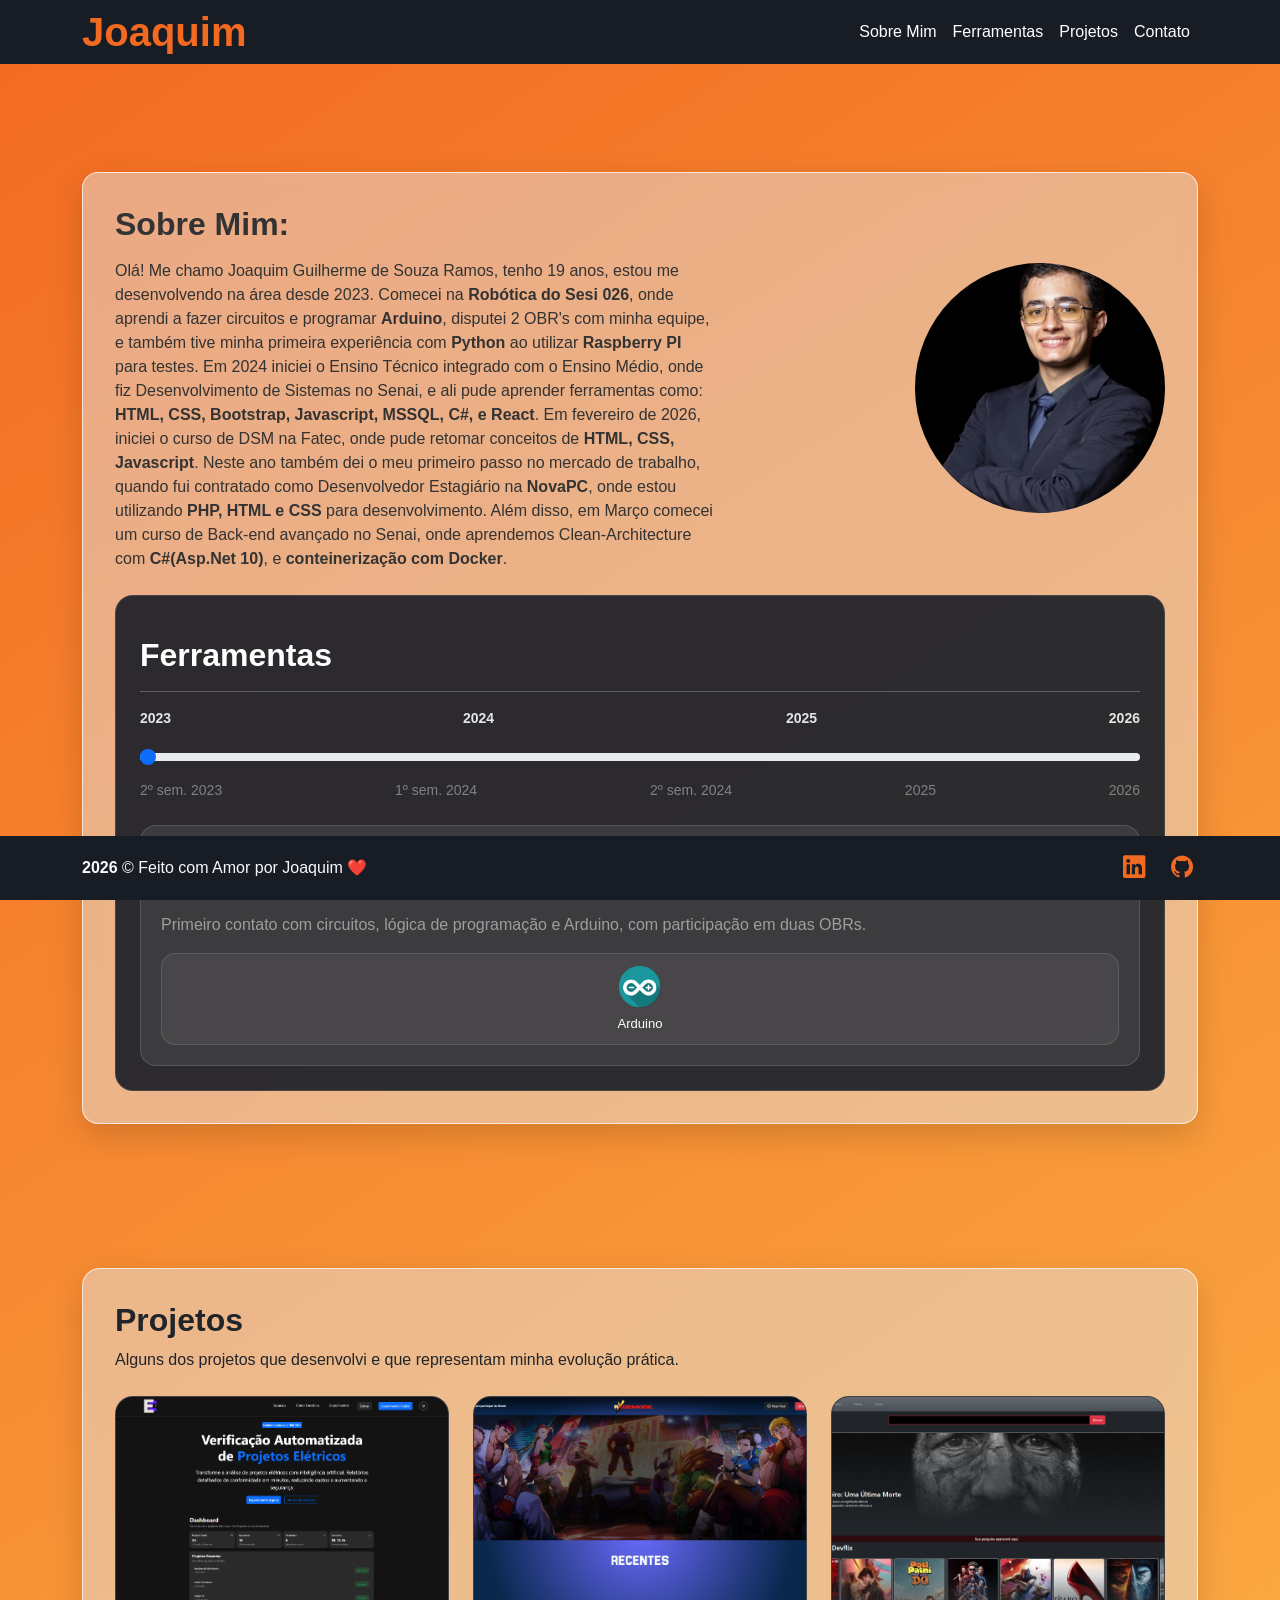
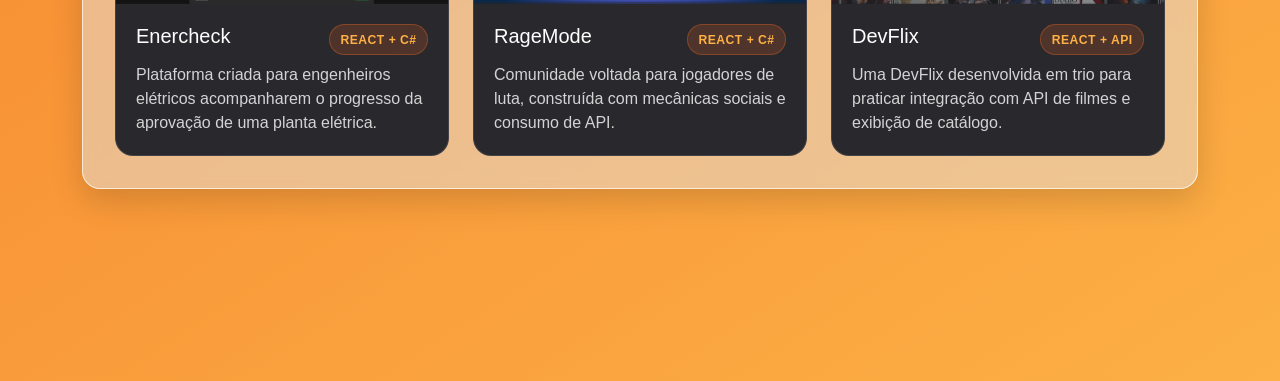
<file: index.html>
<!doctype html>
<html lang="pt-br">
  <head>
    <meta charset="UTF-8" />
    <meta name="viewport" content="width=device-width, initial-scale=1.0" />
    <title>Joaquim Guilherme de Souza Ramos</title>
  </head>
  <link
    href="https://cdn.jsdelivr.net/npm/bootstrap@5.3.8/dist/css/bootstrap.min.css"
    rel="stylesheet"
  />
  <link
    href="https://cdn.jsdelivr.net/npm/bootstrap-icons@1.13.1/font/bootstrap-icons.css"
    rel="stylesheet"
  />
  <link rel="stylesheet" href="styles/styles.css" />
  <body class="container-fluid overflow-x-hidden">
    <nav class="navbar navbar-expand-lg navbar-dark fixed-top w-100 navbar-bg">
      <div class="container">
        <h1 class="mb-0 flex-grow-1 text-center text-lg-start">
          <a class="fw-bolder text-decoration-none txtOrange" href="index.html">
            Joaquim
          </a>
        </h1>
        <button
          class="navbar-toggler ms-auto border border-white"
          type="button"
          data-bs-toggle="collapse"
          data-bs-target="#menu"
        >
          <span class="navbar-toggler-icon"></span>
        </button>

        <div class="collapse navbar-collapse" id="menu">
          <ul class="navbar-nav ms-auto">
            <li class="nav-item">
              <a class="nav-link" href="#Sobre">Sobre Mim</a>
            </li>
            <li class="nav-item">
              <a class="nav-link" href="#Ferramentas">Ferramentas</a>
            </li>
            <li class="nav-item">
              <a class="nav-link" href="#Projetos">Projetos</a>
            </li>
              <li class="nav-item">
              <a class="nav-link" href="./formulario.html">Contato</a>
            </li>
          </ul>
        </div>
      </div>
    </nav>

    <section id="Sobre" class="container py-5 mt-5 mb-5">
      <div class="sobre-mim timeline-section">
        <div class="row align-items-center g-4 mb-4">
          <div class="col-12 col-lg-7 text-start">
            <h2 class="mb-3 fw-bolder">Sobre Mim:</h2>
            <p class="mb-0">
              Olá! Me chamo Joaquim Guilherme de Souza Ramos, tenho
              <span id="Idade"></span> anos, estou me desenvolvendo na área
              desde 2023. Comecei na <strong>Robótica do Sesi 026</strong>, onde
              aprendi a fazer circuitos e programar
              <strong>Arduino</strong>, disputei 2 OBR's com minha equipe, e também tive minha
              primeira experiência com <strong>Python</strong> ao utilizar
              <strong>Raspberry PI</strong> para testes. Em 2024 iniciei o
              Ensino Técnico integrado com o Ensino Médio, onde fiz
              Desenvolvimento de Sistemas no Senai, e ali pude aprender
              ferramentas como:
              <strong
                >HTML, CSS, Bootstrap, Javascript, MSSQL, C#, e React</strong
              >. Em fevereiro de 2026, iniciei o curso de DSM na Fatec, onde
              pude retomar conceitos de <strong>HTML, CSS, Javascript</strong>.
              Neste ano também dei o meu primeiro passo no mercado de trabalho,
              quando fui contratado como Desenvolvedor Estagiário na
              <strong>NovaPC</strong>, onde estou utilizando
              <strong>PHP, HTML e CSS</strong> para desenvolvimento. Além disso,
              em Março comecei um curso de Back-end avançado no Senai, onde
              aprendemos Clean-Architecture com <strong>C#(Asp.Net 10)</strong>,
              e <strong>conteinerização com Docker</strong>.
            </p>
          </div>

          <div class="col-12 col-lg-5 text-center text-lg-end">
            <img
              src="img/fotoLinkedin.jpg"
              alt="Foto de Joaquim"
              class="rounded-circle tamanhoImagem img-fluid"
            />
          </div>
        </div>

        <div class="timeline-shell" id="Ferramentas">
          <h2 class="my-3 fw-bolder">Ferramentas</h2>
          <hr />
          <div
            class="d-flex justify-content-between align-items-center mb-3 text-light small fw-semibold"
          >
            <span>2023</span>
            <span>2024</span>
            <span>2025</span>
            <span>2026</span>
          </div>

          <input
            id="timelineRange"
            class="form-range timeline-range"
            type="range"
            min="0"
            max="4"
            step="1"
            value="0"
            aria-label="Linha do tempo da evolução profissional"
          />

          <div
            class="timeline-track-labels d-flex justify-content-between text-white-50 small mt-1"
          >
            <span>2º sem. 2023</span>
            <span>1º sem. 2024</span>
            <span>2º sem. 2024</span>
            <span>2025</span>
            <span>2026</span>
          </div>

          <div
            class="timeline-card mt-4"
            id="timelineCard"
            aria-live="polite"
          ></div>
        </div>
      </div>
    </section>

    <section id="Projetos" class="container py-5 mb-5">
      <div class="projects-section">
        <div class="text-center text-lg-start mb-4">
          <h2 class="fw-bolder text-dark">Projetos</h2>
          <p class="mb-0 text-dark">
            Alguns dos projetos que desenvolvi e que representam minha evolução
            prática.
          </p>
        </div>

        <div class="row g-4">
          <div class="col-12 col-md-6 col-xl-4">
            <a
              class="project-card card d-block h-100 text-decoration-none"
              href="https://enercheck-eta.vercel.app/"
              target="_blank"
              rel="noopener noreferrer"
            >
              <div class="project-media">
                <img
                  src="img/EnercheckPrint.png"
                  class="card-img-top"
                  alt="Print da página principal do projeto Enercheck"
                />
                <div class="project-overlay pe-none">
                  <p class="mb-0">
                    Site em React integrado com API em C# para acompanhar
                    normalizações de projetos elétricos com apoio de uma IA
                    treinada pelo time.
                  </p>
                </div>
              </div>
              <div class="card-body project-body">
                <div
                  class="d-flex justify-content-between align-items-start gap-3 mb-2"
                >
                  <h3 class="card-title h5 mb-0">Enercheck</h3>
                  <span class="project-pill">React + C#</span>
                </div>
                <p class="card-text mb-0">
                  Plataforma criada para engenheiros elétricos acompanharem o
                  progresso da aprovação de uma planta elétrica.
                </p>
              </div>
            </a>
          </div>

          <div class="col-12 col-md-6 col-xl-4">
            <a
              class="project-card card d-block h-100 text-decoration-none"
              href="https://rage-mode-react.vercel.app/"
              target="_blank"
              rel="noopener noreferrer"
            >
              <div class="project-media">
                <img
                  src="img/RageModePrint.png"
                  class="card-img-top"
                  alt="Print da página principal do projeto RageMode"
                />
                <div class="project-overlay pe-none">
                  <p class="mb-0">
                    Fórum para jogos de luta em React com API em C#, com
                    postagens sobre combos, personagens, likes, dislikes e
                    seguidores.
                  </p>
                </div>
              </div>
              <div class="card-body project-body">
                <div
                  class="d-flex justify-content-between align-items-start gap-3 mb-2"
                >
                  <h3 class="card-title h5 mb-0">RageMode</h3>
                  <span class="project-pill">React + C#</span>
                </div>
                <p class="card-text mb-0">
                  Comunidade voltada para jogadores de luta, construída com
                  mecânicas sociais e consumo de API.
                </p>
              </div>
            </a>
          </div>

          <div class="col-12 col-md-6 col-xl-4">
            <a
              class="project-card card d-block h-100 text-decoration-none"
              href="https://devflix-jjl.vercel.app/"
              target="_blank"
              rel="noopener noreferrer"
            >
              <div class="project-media">
                <img
                  src="img/DevFlixPrint.png"
                  class="card-img-top"
                  alt="Print da página principal do projeto DevFlix"
                />
                <div class="project-overlay pe-none">
                  <p class="mb-0">
                    Projeto em React consumindo uma API de filmes, criado para
                    treinar consumo de dados externos e composição de interface.
                  </p>
                </div>
              </div>
              <div class="card-body project-body">
                <div
                  class="d-flex justify-content-between align-items-start gap-3 mb-2"
                >
                  <h3 class="card-title h5 mb-0">DevFlix</h3>
                  <span class="project-pill">React + API</span>
                </div>
                <p class="card-text mb-0">
                  Uma DevFlix desenvolvida em trio para praticar integração com
                  API de filmes e exibição de catálogo.
                </p>
              </div>
            </a>
          </div>
        </div>
      </div>
    </section>

    <footer class="footer-bg w-100 fixed-bottom py-3">
      <div class="container">
        <div
          class="d-flex flex-column flex-lg-row align-items-center justify-content-center justify-content-lg-between gap-2 gap-lg-0"
        >
          <p class="text-light mb-0 text-center order-1 order-lg-1">
            <strong id="anoAt"></strong> &copy; Feito com Amor por Joaquim ❤️
          </p>

          <ul
            class="list-unstyled d-flex justify-content-center justify-content-lg-end gap-3 mb-0 order-2 order-lg-2"
          >
            <li>
              <a
                class="d-inline-flex align-items-center justify-content-center rounded-circle text-decoration-none social-icon"
                href="https://www.linkedin.com/in/joaquimguisramos/"
                target="_blank"
                rel="noopener noreferrer"
              >
                <i class="bi bi-linkedin"></i>
              </a>
            </li>
            <li>
              <a
                class="d-inline-flex align-items-center justify-content-center rounded-circle text-decoration-none social-icon"
                href="https://github.com/joaquimtxt"
                target="_blank"
                rel="noopener noreferrer"
              >
                <i class="bi bi-github"></i>
              </a>
            </li>
          </ul>
        </div>
      </div>
    </footer>
  </body>
  <script src="https://cdn.jsdelivr.net/npm/bootstrap@5.3.8/dist/js/bootstrap.bundle.min.js"></script>
  <script src="js/script.js"></script>
</html>
</file>
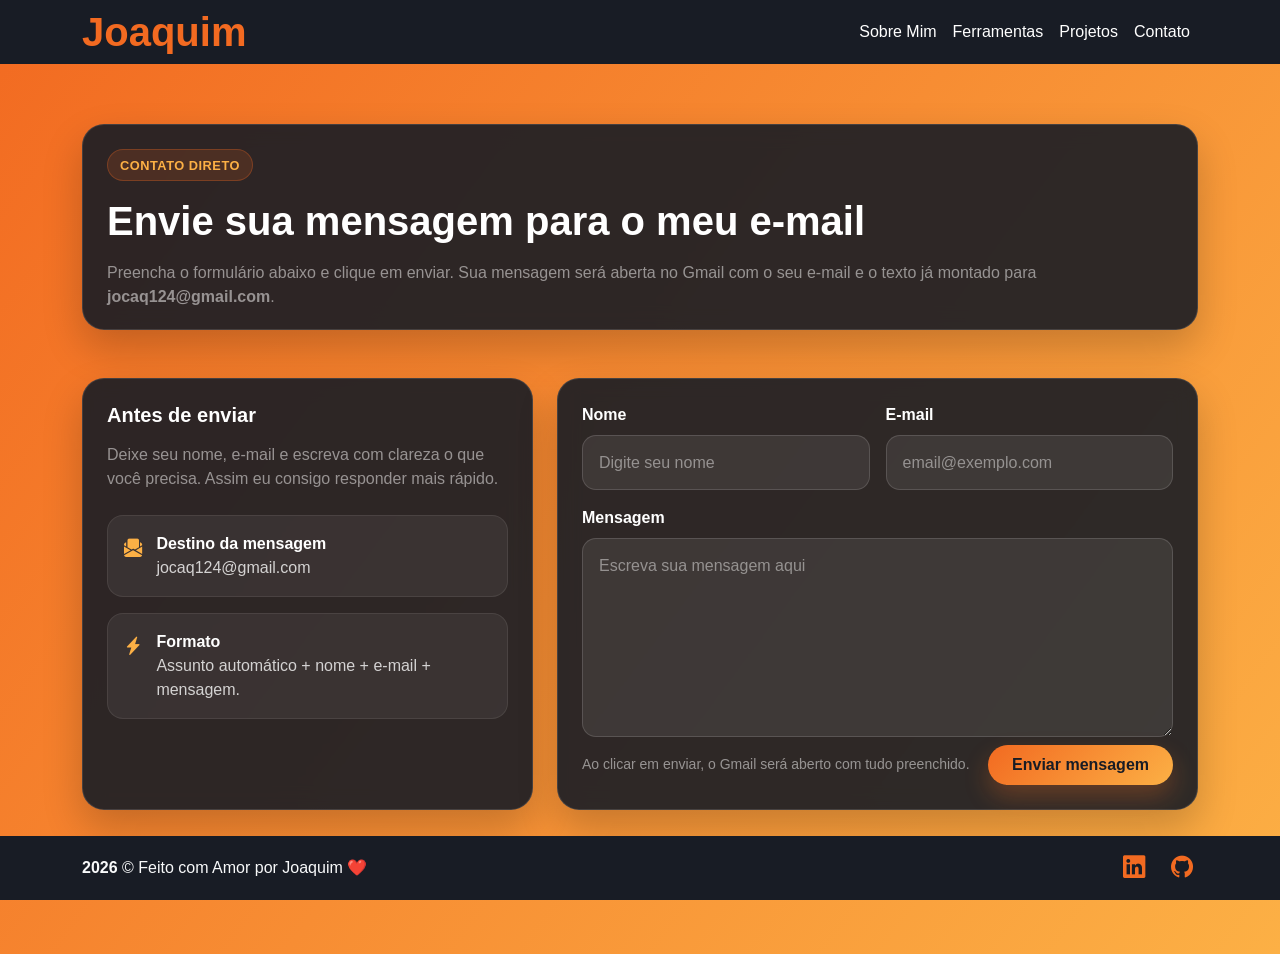
<file: formulario.html>
<!doctype html>
<html lang="pt-br">
  <head>
    <meta charset="UTF-8" />
    <meta name="viewport" content="width=device-width, initial-scale=1.0" />
    <title>Joaquim Guilherme de Souza Ramos</title>
  </head>
  <link
    href="https://cdn.jsdelivr.net/npm/bootstrap@5.3.8/dist/css/bootstrap.min.css"
    rel="stylesheet"
  />
  <link
    href="https://cdn.jsdelivr.net/npm/bootstrap-icons@1.13.1/font/bootstrap-icons.css"
    rel="stylesheet"
  />
  <link rel="stylesheet" href="styles/styles.css" />
  <body class="container-fluid overflow-x-hidden">
    <nav class="navbar navbar-expand-lg navbar-dark fixed-top w-100 navbar-bg">
      <div class="container">
        <h1 class="mb-0 flex-grow-1 text-center text-lg-start">
          <a class="fw-bolder text-decoration-none txtOrange" href="index.html">
            Joaquim
          </a>
        </h1>
        <button
          class="navbar-toggler ms-auto border border-white"
          type="button"
          data-bs-toggle="collapse"
          data-bs-target="#menu"
        >
          <span class="navbar-toggler-icon"></span>
        </button>

        <div class="collapse navbar-collapse" id="menu">
          <ul class="navbar-nav ms-auto">
            <li class="nav-item">
              <a class="nav-link" href="./index.html#Sobre">Sobre Mim</a>
            </li>
            <li class="nav-item">
              <a class="nav-link" href="./index.html#Ferramentas"
                >Ferramentas</a
              >
            </li>
            <li class="nav-item">
              <a class="nav-link" href="./index.html#Projetos">Projetos</a>
            </li>
            <li class="nav-item">
              <a class="nav-link" href="./formulario.html">Contato</a>
            </li>
          </ul>
        </div>
      </div>
    </nav>

    <main class="container my-5">
      <section class="contact-section mx-auto">
        <div class="contact-hero text-center text-lg-start mb-4 mb-lg-5">
          <span class="contact-eyebrow">Contato direto</span>
          <h2 class="display-6 fw-bolder mb-3">
            Envie sua mensagem para o meu e-mail
          </h2>
          <p class="mb-0 text-white-50">
            Preencha o formulário abaixo e clique em enviar. Sua mensagem será
            aberta no Gmail com o seu e-mail e o texto já montado para
            <strong>jocaq124@gmail.com</strong>.
          </p>
        </div>

        <div class="row g-4 align-items-stretch">
          <div class="col-12 col-lg-5">
            <aside class="contact-panel h-100">
              <h3 class="h5 fw-bold mb-3">Antes de enviar</h3>
              <p class="text-white-50 mb-4">
                Deixe seu nome, e-mail e escreva com clareza o que você precisa.
                Assim eu consigo responder mais rápido.
              </p>

              <div class="contact-note">
                <i class="bi bi-envelope-paper-fill"></i>
                <div>
                  <strong>Destino da mensagem</strong>
                  <p class="mb-0">jocaq124@gmail.com</p>
                </div>
              </div>

              <div class="contact-note mt-3">
                <i class="bi bi-lightning-charge-fill"></i>
                <div>
                  <strong>Formato</strong>
                  <p class="mb-0">
                    Assunto automático + nome + e-mail + mensagem.
                  </p>
                </div>
              </div>
            </aside>
          </div>

          <div class="col-12 col-lg-7">
            <form class="contact-form h-100" id="formCadastro" novalidate>
              <div class="row g-3">
                <div class="col-md-6">
                  <label for="nome" class="form-label fw-semibold">Nome</label>
                  <input
                    type="text"
                    class="form-control"
                    id="nome"
                    name="nome"
                    placeholder="Digite seu nome"
                    required
                  />
                  <div class="invalid-feedback">Informe o seu nome.</div>
                </div>

                <div class="col-md-6">
                  <label for="email" class="form-label fw-semibold"
                    >E-mail</label
                  >
                  <input
                    type="email"
                    class="form-control"
                    id="email"
                    name="email"
                    placeholder="email@exemplo.com"
                    required
                  />
                  <div class="invalid-feedback">Informe um e-mail válido.</div>
                </div>

                <div class="col-12">
                  <label for="mensagem" class="form-label fw-semibold"
                    >Mensagem</label
                  >
                  <textarea
                    class="form-control"
                    id="mensagem"
                    name="mensagem"
                    rows="7"
                    placeholder="Escreva sua mensagem aqui"
                    required
                  ></textarea>
                  <div class="invalid-feedback">Escreva a sua mensagem.</div>
                </div>

                <div
                  class="col-12 d-flex flex-column flex-sm-row gap-3 align-items-sm-center justify-content-between mt-2"
                >
                  <p class="small text-white-50 mb-0">
                    Ao clicar em enviar, o Gmail será aberto com tudo
                    preenchido.
                  </p>
                  <button
                    type="submit"
                    class="btn btn-contact px-4 py-2 fw-semibold"
                  >
                    Enviar mensagem
                  </button>
                </div>
              </div>
            </form>
          </div>
        </div>
      </section>
    </main>

    <footer class="footer-bg w-100 fixed-bottom py-3">
      <div class="container">
        <div
          class="d-flex flex-column flex-lg-row align-items-center justify-content-center justify-content-lg-between gap-2 gap-lg-0"
        >
          <p class="text-light mb-0 text-center order-1 order-lg-1">
            <strong id="anoAt"></strong> &copy; Feito com Amor por Joaquim ❤️
          </p>

          <ul
            class="list-unstyled d-flex justify-content-center justify-content-lg-end gap-3 mb-0 order-2 order-lg-2"
          >
            <li>
              <a
                class="d-inline-flex align-items-center justify-content-center rounded-circle text-decoration-none social-icon"
                href="https://www.linkedin.com/in/joaquimguisramos/"
                target="_blank"
                rel="noopener noreferrer"
              >
                <i class="bi bi-linkedin"></i>
              </a>
            </li>
            <li>
              <a
                class="d-inline-flex align-items-center justify-content-center rounded-circle text-decoration-none social-icon"
                href="https://github.com/joaquimtxt"
                target="_blank"
                rel="noopener noreferrer"
              >
                <i class="bi bi-github"></i>
              </a>
            </li>
          </ul>
        </div>
      </div>
    </footer>
  </body>
  <script src="https://cdn.jsdelivr.net/npm/bootstrap@5.3.8/dist/js/bootstrap.bundle.min.js"></script>
  <script src="js/script.js"></script>
</html>
</file>
<file: styles/styles.css>
* {
  box-sizing: border-box;
}

body {
  font-family: "Arial", sans-serif;
  background: -webkit-gradient(
    linear,
    0% 0%,
    100% 100%,
    from(#f26a21),
    to(#fcb045)
  );
  color: #333;
  margin: 0;
  padding: 0px;
  min-height: 100vh;
  padding-top: 76px;
  padding-bottom: 96px;
}

.contact-section {
  max-width: 1120px;
}

.contact-hero,
.contact-panel,
.contact-form {
  background: rgba(24, 28, 37, 0.9);
  border: 1px solid rgba(255, 255, 255, 0.12);
  border-radius: 22px;
  backdrop-filter: blur(10px);
  box-shadow: 0 18px 40px rgba(0, 0, 0, 0.2);
}

.contact-hero {
  padding: 1.5rem 1.5rem 1.25rem;
  color: #fff;
}

.contact-eyebrow {
  display: inline-flex;
  align-items: center;
  padding: 0.35rem 0.75rem;
  margin-bottom: 1rem;
  border-radius: 999px;
  background: rgba(242, 106, 33, 0.16);
  border: 1px solid rgba(242, 106, 33, 0.28);
  color: #fcb045;
  font-size: 0.8rem;
  font-weight: 700;
  letter-spacing: 0.04em;
  text-transform: uppercase;
}

.contact-panel,
.contact-form {
  padding: 1.5rem;
  color: #fff;
}

.contact-note {
  display: flex;
  gap: 0.9rem;
  align-items: flex-start;
  padding: 1rem;
  border-radius: 16px;
  background: rgba(255, 255, 255, 0.06);
  border: 1px solid rgba(255, 255, 255, 0.08);
}

.contact-note i {
  font-size: 1.15rem;
  color: #fcb045;
  margin-top: 0.15rem;
}

.contact-note p {
  color: rgba(255, 255, 255, 0.78);
}

.contact-form .form-label {
  color: #fff;
}

.contact-form .form-control {
  background: rgba(255, 255, 255, 0.08);
  border: 1px solid rgba(255, 255, 255, 0.14);
  color: #fff;
  border-radius: 14px;
  padding: 0.9rem 1rem;
}

.contact-form .form-control::placeholder {
  color: rgba(255, 255, 255, 0.45);
}

.contact-form .form-control:focus {
  border-color: rgba(242, 106, 33, 0.7);
  box-shadow: 0 0 0 0.2rem rgba(242, 106, 33, 0.18);
  background: rgba(255, 255, 255, 0.1);
  color: #fff;
}

.btn-contact {
  background: linear-gradient(135deg, #f26a21, #fcb045);
  color: #181c25;
  border: 0;
  border-radius: 999px;
  box-shadow: 0 12px 24px rgba(242, 106, 33, 0.28);
  transition:
    transform 0.2s ease,
    box-shadow 0.2s ease;
}

.btn-contact:hover,
.btn-contact:focus-visible {
  color: #181c25;
  transform: translateY(-2px);
  box-shadow: 0 16px 28px rgba(242, 106, 33, 0.36);
}

.contact-form .invalid-feedback {
  color: #ffc1a0;
}

.navbar-bg {
  background-color: #181c25;
}

.nav-link {
  color: #fff;
  position: relative;
  transition: color 0.2s ease;
}

.nav-link::after {
  content: "";
  position: absolute;
  left: 0;
  bottom: -4px;
  width: 0;
  height: 2px;
  background-color: #f26a21;
  transition: width 0.25s ease;
}

.nav-link:hover {
  color: #f26a21;
}

.nav-link:hover::after {
  width: 100%;
}
.txtOrange {
  color: #f26a21;
  display: inline-block;
  transition:
    transform 0.2s ease,
    color 0.2s ease;
}

.txtOrange:hover {
  color: #9b4314;
  transform: scale(1.1);
}

.sobre-mim {
  background-color: rgba(225, 225, 225, 0.5);
  border: 1px solid rgba(255, 255, 255, 0.7);
  border-radius: 16px;
  padding: 2rem;
  backdrop-filter: blur(8px);
  box-shadow: 0 12px 32px rgba(0, 0, 0, 0.15);
}

.timeline-section {
  overflow: hidden;
}

.timeline-shell {
  background: rgba(24, 28, 37, 0.9);
  border: 1px solid rgba(255, 255, 255, 0.12);
  border-radius: 18px;
  padding: 1.5rem;
  color: #fff;
}

.timeline-range {
  accent-color: #f26a21;
}

.timeline-range::-webkit-slider-thumb {
  cursor: grab;
}

.timeline-range::-moz-range-thumb {
  cursor: grab;
}

.timeline-track-labels span,
.timeline-shell .small {
  opacity: 0.9;
}

.timeline-card {
  background: rgba(255, 255, 255, 0.08);
  border: 1px solid rgba(255, 255, 255, 0.14);
  border-radius: 16px;
  padding: 1.25rem;
  transition:
    transform 0.25s ease,
    opacity 0.25s ease,
    border-color 0.25s ease;
}

.timeline-card.is-changing {
  opacity: 0.35;
  transform: translateY(6px);
}

.timeline-period {
  color: #fcb045;
  font-size: 0.95rem;
  font-weight: 700;
  letter-spacing: 0.02em;
}

.timeline-tools {
  display: grid;
  grid-template-columns: repeat(auto-fit, minmax(90px, 1fr));
  gap: 0.75rem;
  margin-top: 1rem;
}

.timeline-tool {
  background: rgba(255, 255, 255, 0.06);
  border: 1px solid rgba(255, 255, 255, 0.12);
  border-radius: 14px;
  padding: 0.75rem 0.5rem;
  text-align: center;
  transition:
    transform 0.2s ease,
    background-color 0.2s ease,
    border-color 0.2s ease;
}

.timeline-tool:hover {
  transform: translateY(-3px);
  background: rgba(242, 106, 33, 0.18);
  border-color: rgba(242, 106, 33, 0.5);
}

.timeline-tool img {
  width: 42px;
  height: 42px;
  object-fit: contain;
  display: block;
  margin: 0 auto 0.5rem;
}

.timeline-tool span {
  display: block;
  color: #fff;
  font-size: 0.82rem;
  line-height: 1.2;
}

@media (max-width: 991.98px) {
  body {
    padding-top: 72px;
    padding-bottom: 110px;
  }

  .contact-hero,
  .contact-panel,
  .contact-form {
    border-radius: 18px;
  }

  .contact-panel,
  .contact-form {
    padding: 1.25rem;
  }

  .timeline-shell {
    padding: 1.25rem;
  }

  .timeline-tools {
    grid-template-columns: repeat(auto-fit, minmax(84px, 1fr));
  }
}

.tamanhoImagem {
  width: 250px;
  height: 250px;
  object-fit: cover;
}
.social-icon {
  width: 32px;
  height: 32px;
  color: #f26a21;
  transition:
    background-color 0.25s ease,
    color 0.25s ease,
    transform 0.25s ease;
}

.social-icon i {
  font-size: 1.4rem;
  line-height: 1;
}

.social-icon:hover {
  background-color: #f26a21;
  color: #fff;
  transform: scale(1.08);
}

.footer-bg {
  background-color: #181c25;
}

.projects-section {
  background: rgba(225, 225, 225, 0.5);
  border: 1px solid rgba(255, 255, 255, 0.7);
  border-radius: 18px;
  padding: 2rem;
  backdrop-filter: blur(8px);
  box-shadow: 0 12px 32px rgba(0, 0, 0, 0.15);
}

.project-card {
  overflow: hidden;
  background: rgba(24, 28, 37, 0.92);
  border: 1px solid rgba(255, 255, 255, 0.12);
  border-radius: 18px;
  color: #fff;
  transition:
    transform 0.25s ease,
    border-color 0.25s ease,
    box-shadow 0.25s ease;
}

.project-card:hover,
.project-card:focus-visible {
  transform: translateY(-6px);
  border-color: rgba(242, 106, 33, 0.55);
  box-shadow: 0 18px 38px rgba(0, 0, 0, 0.22);
}

.project-media {
  position: relative;
  overflow: hidden;
}

.project-media img {
  aspect-ratio: 16 / 10;
  object-fit: cover;
  transition: transform 0.35s ease;
}

.project-card:hover .project-media img,
.project-card:focus-visible .project-media img {
  transform: scale(1.05);
}

.project-overlay {
  position: absolute;
  inset: 0;
  display: flex;
  align-items: flex-end;
  padding: 1rem;
  background: linear-gradient(
    180deg,
    rgba(24, 28, 37, 0.02) 0%,
    rgba(24, 28, 37, 0.92) 100%
  );
  color: #fff;
  opacity: 0;
  transform: translateY(12px);
  transition:
    opacity 0.25s ease,
    transform 0.25s ease;
}

.project-card:hover .project-overlay,
.project-card:focus-visible .project-overlay {
  opacity: 1;
  transform: translateY(0);
}

.project-body {
  padding: 1.25rem;
}

.project-card .card-title,
.project-card .card-text {
  color: #fff;
}

.project-card .card-text {
  color: rgba(255, 255, 255, 0.8);
}

.project-pill {
  display: inline-flex;
  align-items: center;
  justify-content: center;
  padding: 0.35rem 0.65rem;
  border-radius: 999px;
  background: rgba(242, 106, 33, 0.18);
  border: 1px solid rgba(242, 106, 33, 0.35);
  color: #fcb045;
  font-size: 0.76rem;
  font-weight: 700;
  text-transform: uppercase;
  letter-spacing: 0.04em;
  white-space: nowrap;
}

@media (max-width: 991.98px) {
  .projects-section {
    padding: 1.25rem;
  }
}

@media (max-width: 575.98px) {
  .contact-hero {
    padding: 1.25rem;
  }

  .contact-note {
    padding: 0.9rem;
  }
}
</file>
